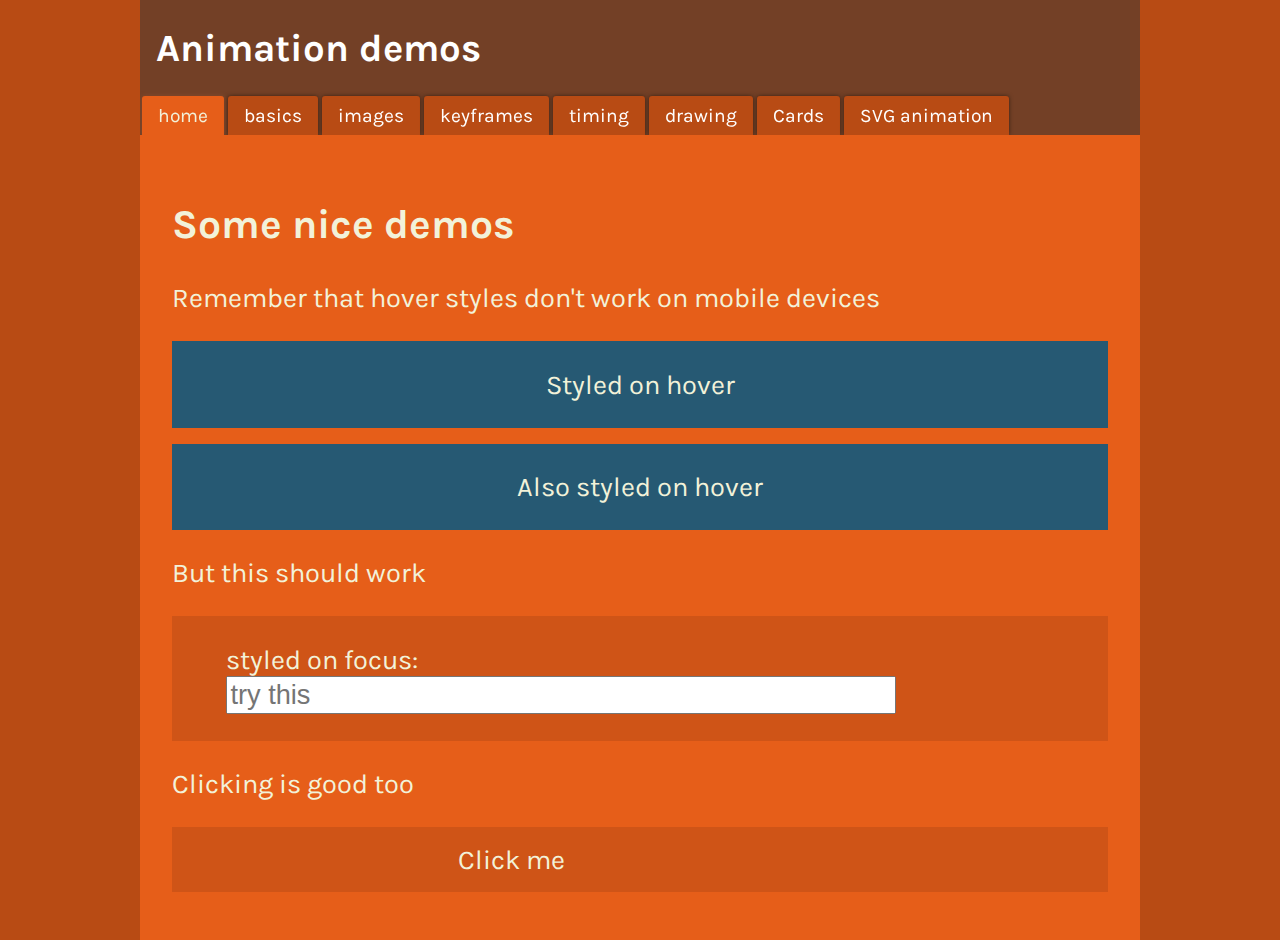
<file: index.html>
<!DOCTYPE html>
<html lang="en" dir="ltr">
	<head>
		<meta charset="utf-8">
		<meta name="viewport" content="width=device-width, initial-scale=1.0">
		<title>Animation demos</title>
		<link rel="stylesheet" href="css/styles.css">
		<link rel="stylesheet" href="css/index.css">
	</head>
	<body>
		<header>
			<h1>Animation demos</h1>
			<nav>
				<a href="index.html">home</a>
				<a href="basic.html">basics</a>
				<a href="images.html">images</a>
				<a href="keyframes.html">keyframes</a>
				<a href="timing.html">timing</a>
				<a href="face.html">drawing</a>
				<a href="cards.html">Cards</a>
				<a href="svg.html">SVG animation</a>
			</nav>
		</header>
		<main>
			<h2>
				Some nice demos
			</h2>
			<p>Remember that hover styles don't work on mobile devices</p>
			<section class="classic">
				<p>Styled on hover</p>
			</section>
			<section class="alternative">
				<p>Also styled on hover</p>
			</section>
			<p>But this should work</p>
			<section class="active">
				<label for="input">styled on focus: </label>
				<input id="input" placeholder="try this">
			</section>
			<p>
				Clicking is good too
			</p>
			<section id="clickable">
				Click me
				<div>Click to dismiss</div>
			</section>
		</main>
		<script src="js/scripts.js"></script>
		<script src="js/index.js"></script>
	</body>
</html>
</file>
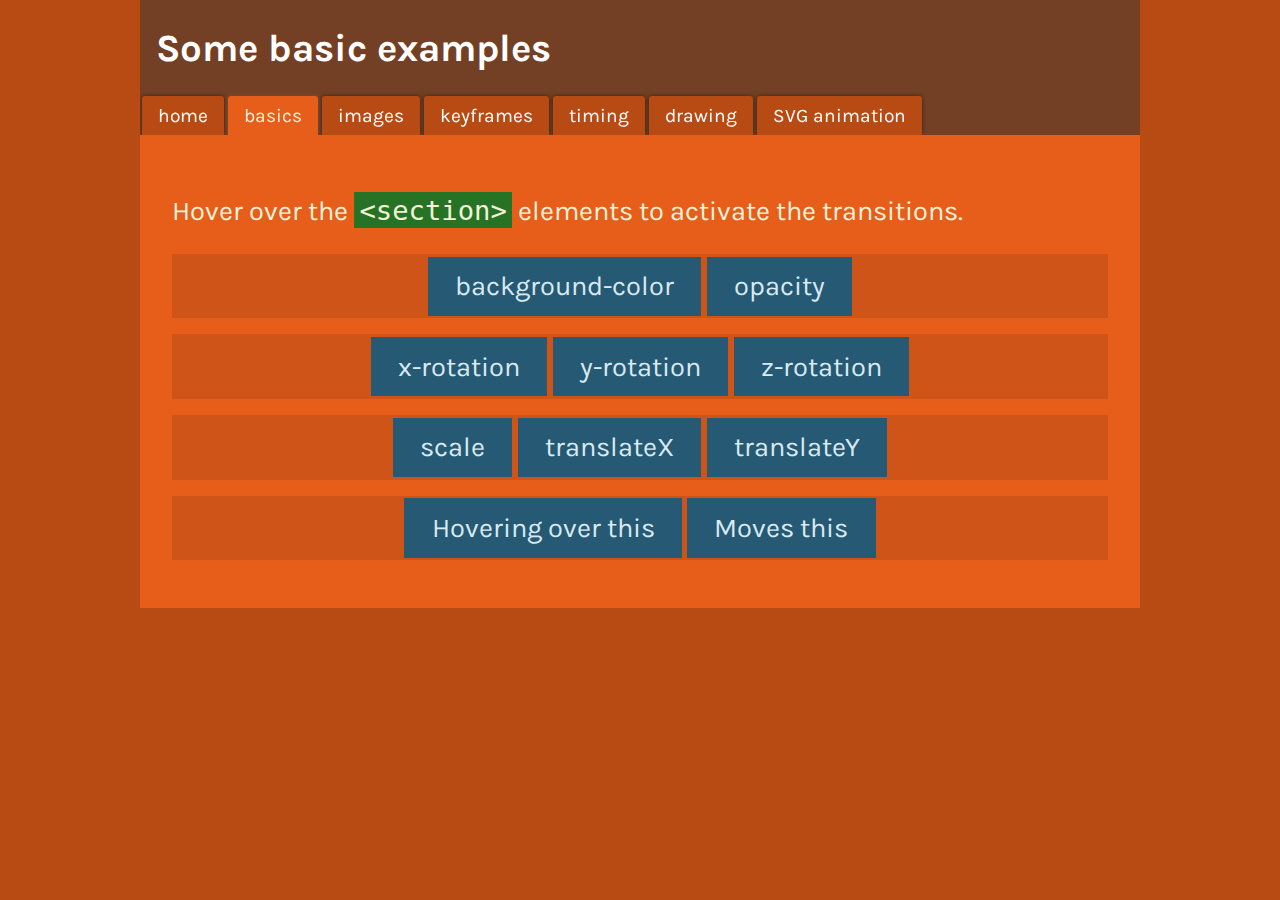
<file: basic.html>
<!DOCTYPE html>
<html lang="en" dir="ltr">
	<head>
		<meta charset="utf-8">
		<meta name="viewport" content="width=device-width, initial-scale=1.0">
		<title>Some basic examples</title>
		<link rel="stylesheet" href="css/styles.css">
		<link id="stylesheet" rel="stylesheet" href="css/basic.css">
	</head>
	<body>
		<header>
			<h1>Some basic examples</h1>
			<nav>
				<a href="index.html">home</a>
				<a href="basic.html">basics</a>
				<a href="images.html">images</a>
				<a href="keyframes.html">keyframes</a>
				<a href="timing.html">timing</a>
				<a href="face.html">drawing</a>
				<a href="svg.html">SVG animation</a>
			</nav>
		</header>
		<main>
			<p>
				Hover over the <code>&lt;section&gt;</code> elements to activate the transitions.
			</p>
			<section>
				<div class="bg">background-color</div>
				<div class="op">opacity</div>
			</section>
			<section>
				<div class="trans rot-x">x-rotation</div>
				<div class="trans rot-y">y-rotation</div>
				<div class="trans rot-z">z-rotation</div>
			</section>
			<section>
				<div class="trans scale">scale</div>
				<div class="trans translate-x">translateX</div>
				<div class="trans translate-y">translateY</div>
			</section>
			<section class="adjacent">
				<div>Hovering over this</div>
				<div>Moves this</div>
			</section>
		</main>
		<script src="js/scripts.js"></script>
	</body>
</html>
</file>
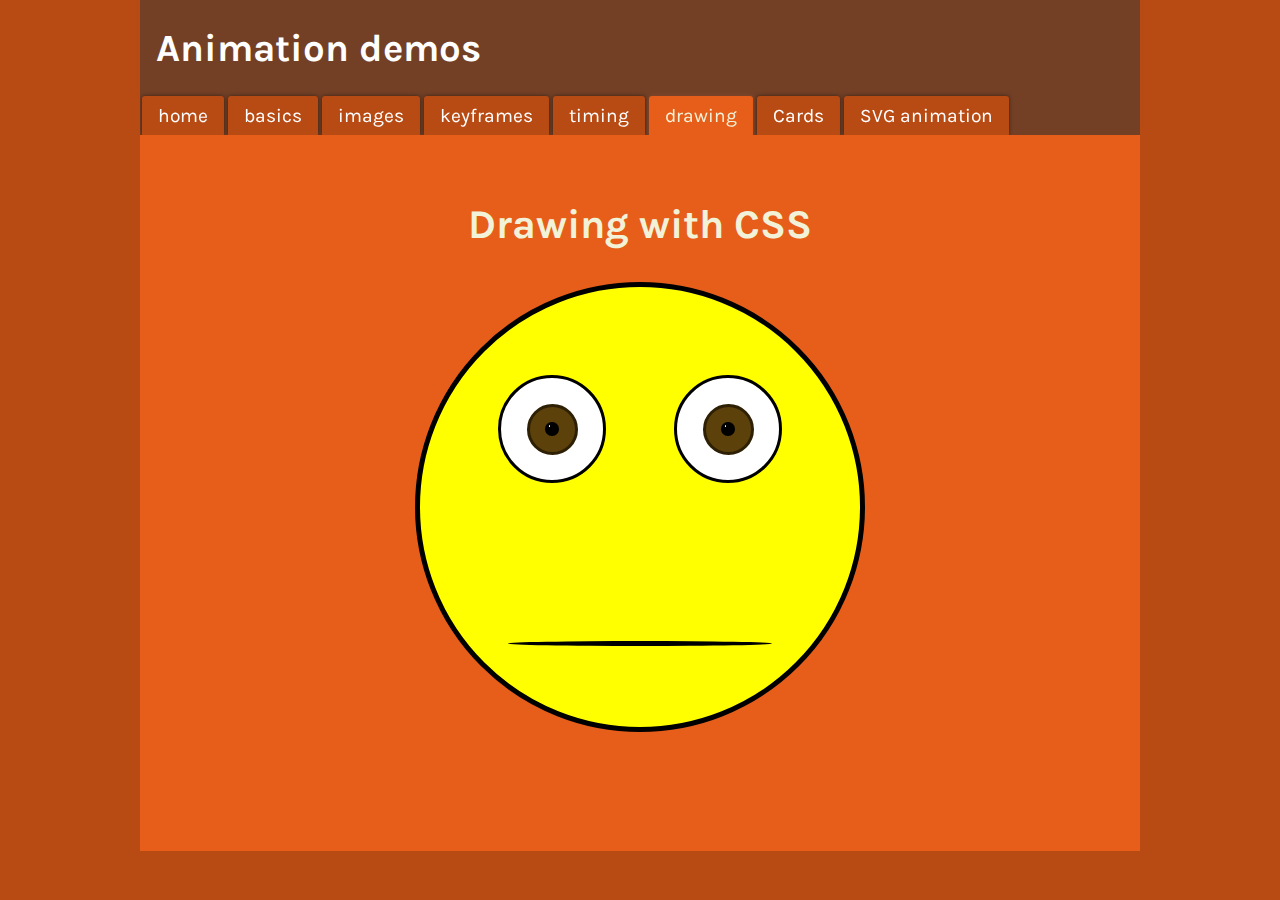
<file: face.html>
<!DOCTYPE html>
<html lang="en" dir="ltr">
	<head>
		<meta charset="utf-8">
		<meta name="viewport" content="width=device-width, initial-scale=1.0">
		<title>Animation demos</title>
		<link rel="stylesheet" href="css/styles.css">
		<link rel="stylesheet" href="css/face.css">
	</head>
	<body>
		<header>
			<h1>Animation demos</h1>
			<nav>
				<a href="index.html">home</a>
				<a href="basic.html">basics</a>
				<a href="images.html">images</a>
				<a href="keyframes.html">keyframes</a>
				<a href="timing.html">timing</a>
				<a href="face.html">drawing</a>
				<a href="cards.html">Cards</a>
				<a href="svg.html">SVG animation</a>
			</nav>
		</header>
		<main>
			<h2>
				Drawing with CSS
			</h2>
			<div id="face">
				<div class="eyes">
					<div><div><div><div></div></div></div></div>
					<div><div><div><div></div></div></div></div>
				</div>
				<div class="mouth"></div>
			</div>
			<p id="message" class="hidden">Please don't click me...</p>
		</main>
		<script src="js/scripts.js"></script>
		<script src="js/face.js"></script>
	</body>
</html>
</file>
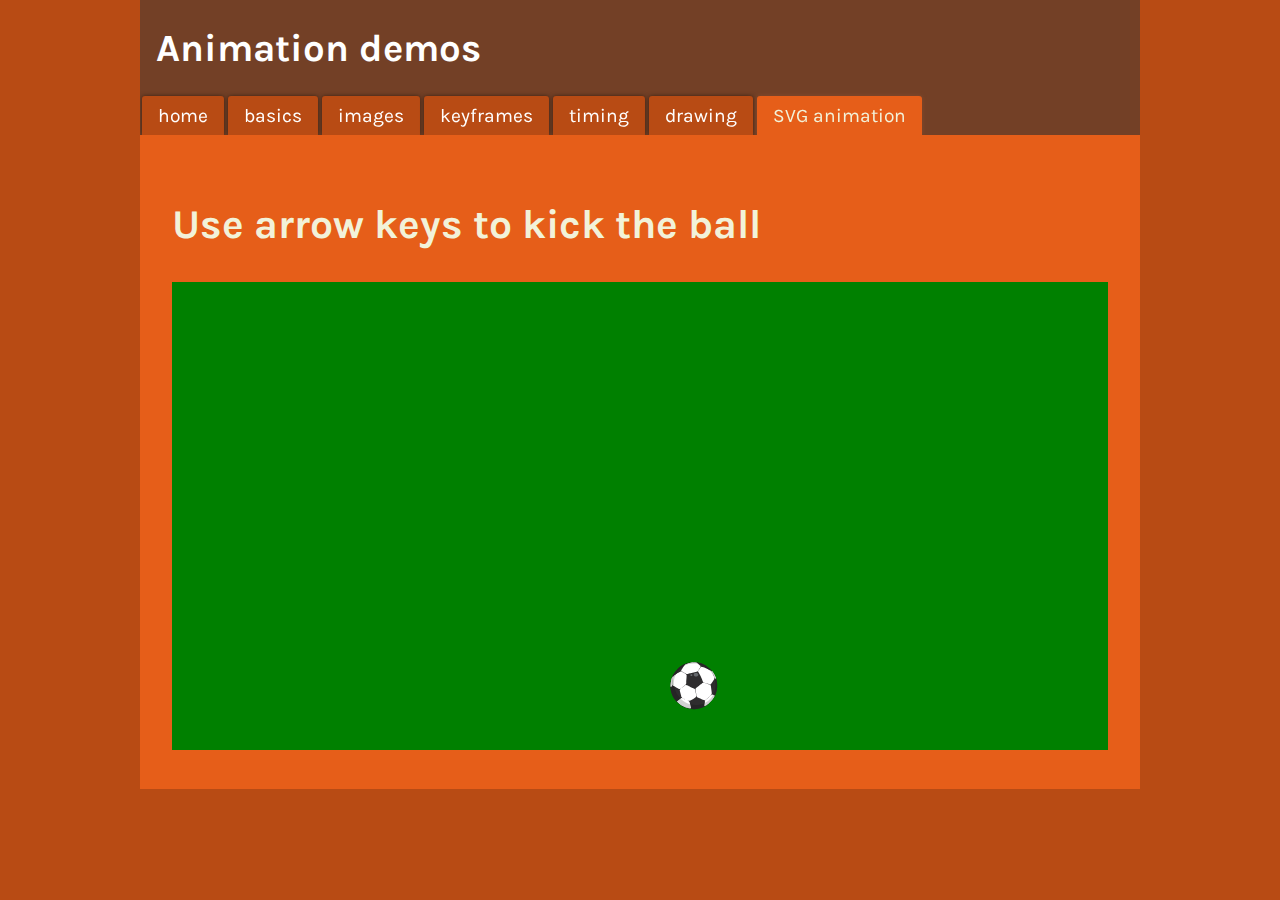
<file: svg.html>
<!DOCTYPE html>
<html lang="en" dir="ltr">
	<head>
		<meta charset="utf-8">
		<meta name="viewport" content="width=device-width, initial-scale=1.0">
		<title>Animation demos</title>
		<link rel="stylesheet" href="css/styles.css">
		<link rel="stylesheet" href="css/svg.css">
	</head>
	<body>
		<header>
			<h1>Animation demos</h1>
			<nav>
				<a href="index.html">home</a>
				<a href="basic.html">basics</a>
				<a href="images.html">images</a>
				<a href="keyframes.html">keyframes</a>
				<a href="timing.html">timing</a>
				<a href="face.html">drawing</a>
				<a href="svg.html">SVG animation</a>
			</nav>
		</header>
		<main>
			<h2>Use arrow keys to kick the ball</h2>
			<svg id="game" viewBox="0 0 2000 1000">
				<image id="ball" x="10" y="20" width="100" height="100" href="images/football.svg" />
			</svg>
		</main>
		<script src="js/scripts.js"></script>
		<script src="js/svg.js"></script>
	</body>
</html>
</file>
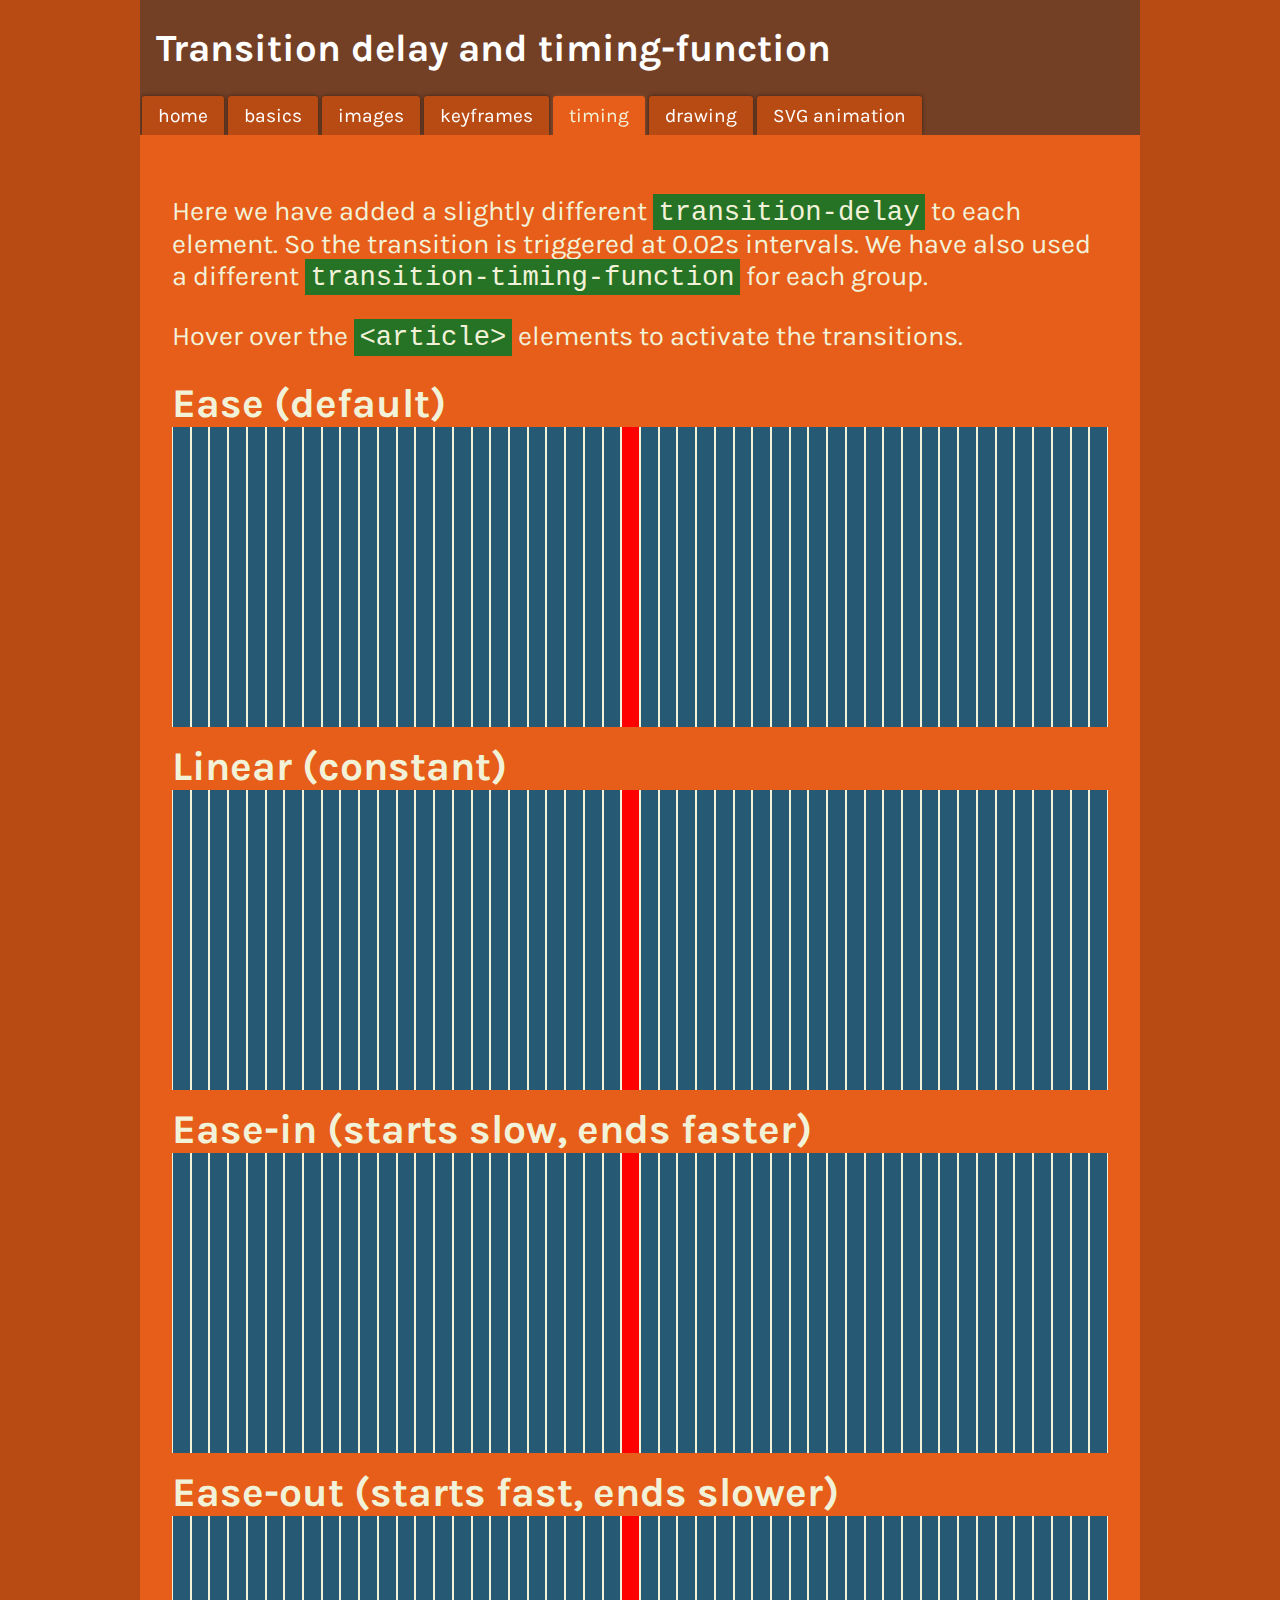
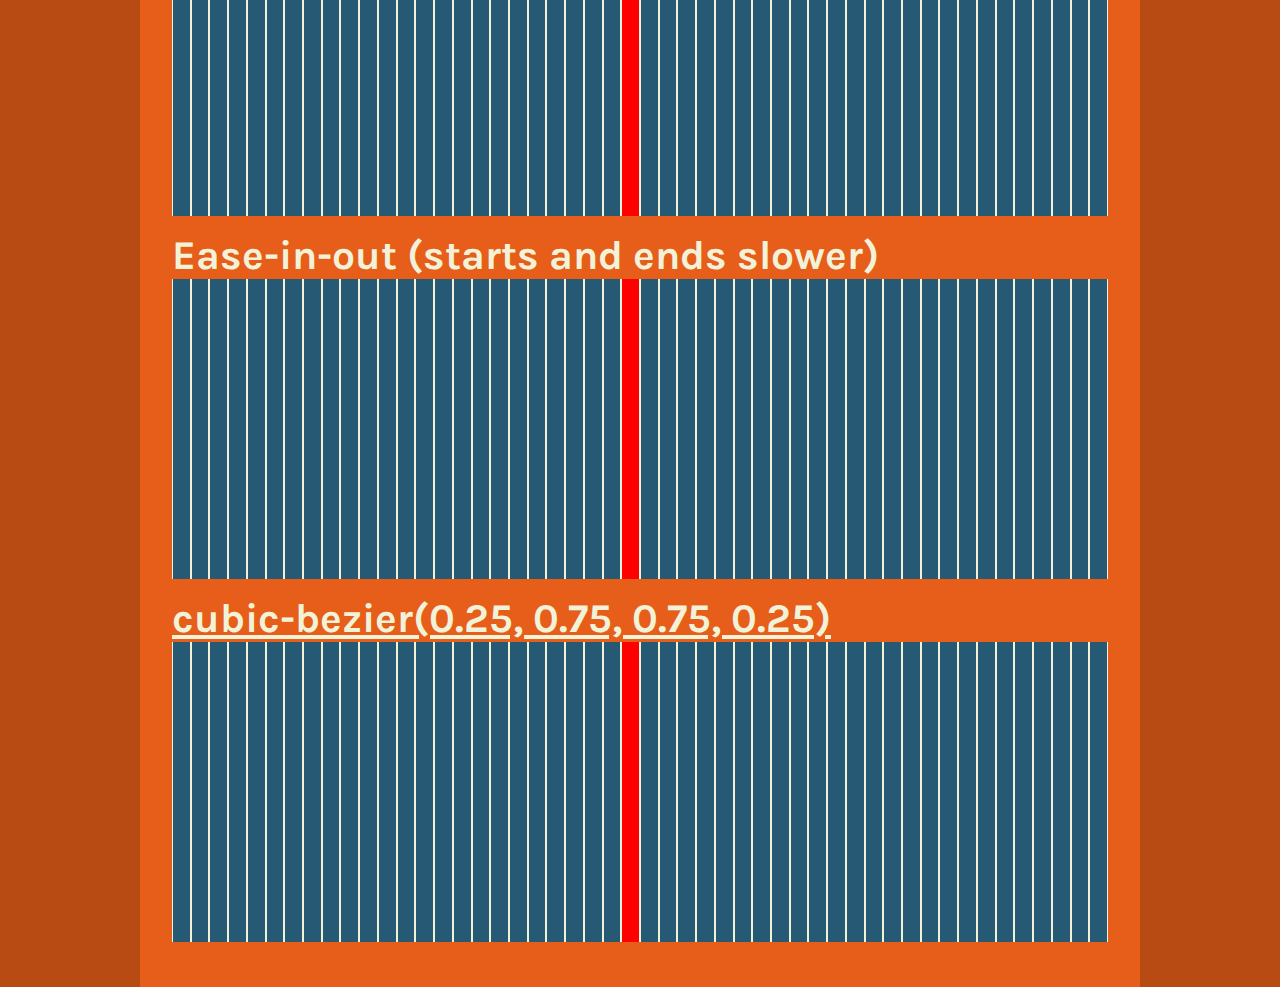
<file: timing.html>
<!DOCTYPE html>
<html lang="en" dir="ltr">
	<head>
		<meta charset="utf-8">
		<meta name="viewport" content="width=device-width, initial-scale=1.0">
		<title>Transition details</title>
		<link rel="stylesheet" href="css/styles.css">
		<link id="stylesheet" rel="stylesheet" href="css/details.css">
	</head>
	<body>
		<header>
			<h1>Transition delay and timing-function</h1>
			<nav>
				<a href="index.html">home</a>
				<a href="basic.html">basics</a>
				<a href="images.html">images</a>
				<a href="keyframes.html">keyframes</a>
				<a href="timing.html">timing</a>
				<a href="face.html">drawing</a>
				<a href="svg.html">SVG animation</a>
			</nav>
		</header>
		<main>
			<p>
				Here we have added a slightly different <code>transition-delay</code> to each element.
				So the transition is triggered at 0.02s intervals.
				We have also used a different <code>transition-timing-function</code> for each group.
			</p>
			<p>
				Hover over the <code>&lt;article&gt;</code> elements to activate the transitions.
			</p>
			<section>
				<h2>Ease (default)</h2>
				<article class="delay ease">
					<div></div><div></div><div></div><div></div><div></div>
					<div></div><div></div><div></div><div></div><div></div>
					<div></div><div></div><div></div><div></div><div></div>
					<div></div><div></div><div></div><div></div><div></div>
					<div></div><div></div><div></div><div></div><div></div>
					<div></div><div></div><div></div><div></div><div></div>
					<div></div><div></div><div></div><div></div><div></div>
					<div></div><div></div><div></div><div></div><div></div>
					<div></div><div></div><div></div><div></div><div></div>
					<div></div><div></div><div></div><div></div><div></div>
				</article>
			</section>
			<section>
				<h2>Linear (constant)</h2>
				<article class="delay linear">
					<div></div><div></div><div></div><div></div><div></div>
					<div></div><div></div><div></div><div></div><div></div>
					<div></div><div></div><div></div><div></div><div></div>
					<div></div><div></div><div></div><div></div><div></div>
					<div></div><div></div><div></div><div></div><div></div>
					<div></div><div></div><div></div><div></div><div></div>
					<div></div><div></div><div></div><div></div><div></div>
					<div></div><div></div><div></div><div></div><div></div>
					<div></div><div></div><div></div><div></div><div></div>
					<div></div><div></div><div></div><div></div><div></div>
				</article>
			</section>
			<section>
				<h2>Ease-in (starts slow, ends faster)</h2>
				<article class="delay in">
					<div></div><div></div><div></div><div></div><div></div>
					<div></div><div></div><div></div><div></div><div></div>
					<div></div><div></div><div></div><div></div><div></div>
					<div></div><div></div><div></div><div></div><div></div>
					<div></div><div></div><div></div><div></div><div></div>
					<div></div><div></div><div></div><div></div><div></div>
					<div></div><div></div><div></div><div></div><div></div>
					<div></div><div></div><div></div><div></div><div></div>
					<div></div><div></div><div></div><div></div><div></div>
					<div></div><div></div><div></div><div></div><div></div>
				</article>
			</section>
			<section>
				<h2>Ease-out (starts fast, ends slower)</h2>
				<article class="delay out">
					<div></div><div></div><div></div><div></div><div></div>
					<div></div><div></div><div></div><div></div><div></div>
					<div></div><div></div><div></div><div></div><div></div>
					<div></div><div></div><div></div><div></div><div></div>
					<div></div><div></div><div></div><div></div><div></div>
					<div></div><div></div><div></div><div></div><div></div>
					<div></div><div></div><div></div><div></div><div></div>
					<div></div><div></div><div></div><div></div><div></div>
					<div></div><div></div><div></div><div></div><div></div>
					<div></div><div></div><div></div><div></div><div></div>
				</article>
			</section>
			<section>
				<h2>Ease-in-out (starts and ends slower)</h2>
				<article class="delay inout">
					<div></div><div></div><div></div><div></div><div></div>
					<div></div><div></div><div></div><div></div><div></div>
					<div></div><div></div><div></div><div></div><div></div>
					<div></div><div></div><div></div><div></div><div></div>
					<div></div><div></div><div></div><div></div><div></div>
					<div></div><div></div><div></div><div></div><div></div>
					<div></div><div></div><div></div><div></div><div></div>
					<div></div><div></div><div></div><div></div><div></div>
					<div></div><div></div><div></div><div></div><div></div>
					<div></div><div></div><div></div><div></div><div></div>
				</article>
			</section>
			<section>
				<h2><a href="https://cubic-bezier.com/#.25,.75,.75,.25">cubic-bezier(0.25, 0.75, 0.75, 0.25)</a></h2>
				<article class="delay custom">
					<div></div><div></div><div></div><div></div><div></div>
					<div></div><div></div><div></div><div></div><div></div>
					<div></div><div></div><div></div><div></div><div></div>
					<div></div><div></div><div></div><div></div><div></div>
					<div></div><div></div><div></div><div></div><div></div>
					<div></div><div></div><div></div><div></div><div></div>
					<div></div><div></div><div></div><div></div><div></div>
					<div></div><div></div><div></div><div></div><div></div>
					<div></div><div></div><div></div><div></div><div></div>
					<div></div><div></div><div></div><div></div><div></div>
				</article>
			</section>
		</main>
		<script src="js/scripts.js"></script>
	</body>
</html>
</file>
<file: css/styles.css>
@import url('https://fonts.googleapis.com/css2?family=Karla&display=swap');

body {
	margin: 0;
	font-family: "Karla", sans-serif;
	background-color: hsl(20, 80%, 40%);
	color: white;
	max-width: 1000px;
	margin: 0 auto;
	overflow-x: hidden;
}

header {
	overflow: auto;
	font-size: 1.2em;
	background-color: hsl(20, 50%, 30%);
	color: white;
	box-sizing: border-box;
}

h1 {
	padding: 0 1rem;
}

header a {
	color: white;
	text-decoration: none;
}

nav {
	display: flex;
	flex-direction: column;
}

nav a {
	background-color: hsl(20, 80%, 40%);
	padding: 0.5rem 1rem;
	color: white;
	text-decoration: none;
	transition: background-color 0.4s, color 0.3s;
}
a {
	color: inherit;
}
nav a:hover, nav a.current, main {
	background-color: hsl(20, 80%, 50%);
	color: hsl(60, 50%, 90%);
}

main {
	font-size: 1.7rem;
	padding: 0.5rem;
	animation: fadeIn 1s;
}

section {
	margin-bottom: 1rem;
	display: flex;
	flex-direction: row;
	flex-wrap: wrap;
	align-items: center;
	justify-content: center;
	background-color: hsl(20, 80%, 45%);
	box-sizing: border-box;
}

div {
	background-color: hsl(200, 50%, 30%);
	color: hsl(200, 50%, 90%);
	padding: 0.5em 1em;
	margin: 0.1em;
	transition: 1s;
	transition-timing-function: ease;
	box-sizing: border-box;
}

code {
	background-color: hsl(120, 50%, 30%);
	padding: 0.1em 0.2em;
}

@keyframes fadeIn {
	0% {
		filter: opacity(0);
	}
	100% {
		filter: none;
	}
}

@media screen and (min-width: 750px) {
	nav {
		flex-direction: row;
	}
	nav a {
		border-top-left-radius: 3px;
		border-top-right-radius: 3px;
		filter: drop-shadow(0 0 2px hsl(20, 50%, 15%));
		margin: 0 2px;
	}
	nav a:hover, nav a.current {
		filter: drop-shadow(0 0 2px hsl(20, 50%, 35%));
	}
	main {
		padding: 2rem;
	}
}
</file>
<file: css/index.css>
section {
	/* flex-direction: column;
	flex-wrap: nowrap; */
}
.classic {
	transition: .4s;
	background-color: hsl(200, 50%, 30%);
}
.classic:hover {
	background-color: hsl(200, 50%, 40%);
}

.alternative {
	background-color: hsl(200, 50%, 40%);
	position: relative;
}
.alternative p {
	z-index: 2;
}
.alternative::before {
	transition: .4s;
	background-color: hsl(200, 50%, 30%);
	content: "";
	position: absolute;
	width: 100%;
	height: 100%;
	top: 0;
	left: 0;
	display: flex;
	align-items: center;
	justify-content: center;
	opacity: 1;
}
.alternative:hover::before {
	opacity: 0;
}


.active {
	padding: 1em 2em;
	justify-content: flex-start;
}

#input {
	font-size: 1em;
	width: 80%;
	transition: 0.4s;
}
#input:focus {
	filter: drop-shadow(0 0 0.5em black);
	transform: scale(1.2);
}
#clickable {
	/* height: 100px; */
}
#clickable div {
	transform: translateX(100vw);
}
#clickable.clicked div {
	transform: none;
}
</file>
<file: css/basic.css>
/* The transition rules */
.bg {
	transition: background-color 0.4s, color 0.6s;
}
.op {	transition: opacity 0.4s;}
.trans {	transition: transform 0.4s;}

/* the things to transition */
section:hover .op {	opacity: 0.5;}
section:hover .rot-z {	transform: rotateZ(0.2turn); }
section:hover .scale {	transform: scale(1.2); }
section:hover .rot-x {	transform: rotateX(0.2turn); }
section:hover .rot-y {	transform: rotateY(0.2turn); }
section:hover .translate-x {	transform: translateX(-1em); }
section:hover .translate-y {	transform: translateY(-1em); }
section:hover .bg {
	background-color: hsl(200, 50%, 15%);
	color: hsl(200, 50%, 80%);
}

section.adjacent div:nth-child(1):hover + div {
	transform: translateX(2em);
}
</file>
<file: css/face.css>
main {
	text-align: center;
}

#face {
	border-radius: 50%;
	background-color: yellow;
	height: 50vh;
	width: 50vh;
	margin: 0 auto;
	position: relative;
	border: 5px solid black;
	transition: none;
}

#face div {
	background-color: transparent;
	border-radius: 50%;
	padding: 0;
	margin: 0;#
	box-sizing: border-box;
	transition: none;
}

#face div.eyes {
	position: absolute;
	border-radius: 0;
	top: 20%;
	left: 10%;
	width: 80%;
	height: 12vh;
	display: flex;
	justify-content: space-around;
	align-items: center;
}

#face div.eyes > div {
	background: white;
	height: 100%;
	width: 12vh;
	border: 3px solid black;
	display: flex;
	justify-content: center;
	align-items: center;
	animation: wink 5s ease-in-out infinite;
}

#face div.eyes > div > div {
	background-color: hsl(40, 80%, 20%);
	height: 50%;
	width: 50%;
	border: 3px solid hsl(40, 80%, 10%);
	display: flex;
	justify-content: center;
	align-items: center;
	animation: lookAround 4s;
}

#face div.eyes > div > div > div {
	background-color: black;
	height: 30%;
	width: 30%;
	border: 3px solid black;
	position: relative;
}

#face div.eyes > div > div > div > div {
	background-color: white;
	position: absolute;
	height: 15%;
	width: 15%;
	left: 10%;
}

#face div.mouth {
	position: absolute;
	border-bottom: 5px solid black;
	bottom: 9vh;
	left: 20%;
	height: 0vh;
	width: 60%;
	animation: smile 2s forwards;
	/* animation-delay: 2s; */
}
#face.tired div.mouth {
	animation: grimace 2.5s forwards;
}
#face.tired div.eyes > div {
	background: radial-gradient(white 0%, pink 50%, red 80%);
}
#face.tired {
	background: radial-gradient(hsl(50, 100%, 50%) 0%, hsl(60, 100%, 50%) 40%, hsl(80, 100%, 50%) 90%);
}


#message {
	transition: opacity 5s;
}

.hidden {
	opacity: 0;
}

@keyframes lookAround {
	0% {
		transform: none;
	}
	10% {
		transform: rotate(0) translateX(-30%);
	}
	90% {
		transform: rotate(1turn) translateX(-30%);
	}
	100% {
		transform: rotate(1turn);
	}
}

@keyframes smile {
	100% {
		height: 20vh;
		border-width: 20px;
	}
}

@keyframes grimace {
	100% {
		height: 0vh;
		border-width: 5px;
	}
}

@keyframes wink {
	98% {
		height: 100%;
	}
	99% {
		height: 0;
	}
}
</file>
<file: css/svg.css>
#game {
	background-color: green;
}
</file>
<file: css/details.css>
section {
	display: block;
	background-color: transparent;
}
h2 {margin: 0;}

article {
	--overall-speed: 2s;
	--transition-time: calc(var(--overall-speed) * 0.3);
	--max-delay: calc(var(--overall-speed) - var(--transition-time));
	display: flex;
	flex-direction: row;
	background-color: hsl(20, 80%, 45%);
	box-sizing: border-box;

}

article div {
	transition: var(--transition-time);
	width: 2%;
	height: 300px;
	margin: 0;
	padding: 0;
	border: 0 solid hsl(60, 50%, 90%);
	border-width: 0 0.5px;
}

article:hover div {transform: scaleY(0.01);}

.linear div {	transition-timing-function: linear;}
.inout div {	transition-timing-function: ease-in-out;}
.in div {	transition-timing-function: ease-in;}
.out div {	transition-timing-function: ease-out;}
.custom div {transition-timing-function: cubic-bezier(0.25, 0.75, 0.75, 0.25);}

article div:nth-child(1) { transition-delay: 0; }
article div:nth-child(2) { transition-delay: calc(var(--max-delay) * 0.02); }
article div:nth-child(3) { transition-delay: calc(var(--max-delay) * 0.04); }
article div:nth-child(4) { transition-delay: calc(var(--max-delay) * 0.06); }
article div:nth-child(5) { transition-delay: calc(var(--max-delay) * 0.08); }
article div:nth-child(6) { transition-delay: calc(var(--max-delay) * 0.1); }
article div:nth-child(7) { transition-delay: calc(var(--max-delay) * 0.12); }
article div:nth-child(8) { transition-delay: calc(var(--max-delay) * 0.14); }
article div:nth-child(9) { transition-delay: calc(var(--max-delay) * 0.16); }
article div:nth-child(10) { transition-delay: calc(var(--max-delay) * 0.18); }
article div:nth-child(11) { transition-delay: calc(var(--max-delay) * 0.2); }
article div:nth-child(12) { transition-delay: calc(var(--max-delay) * 0.22); }
article div:nth-child(13) { transition-delay: calc(var(--max-delay) * 0.24); }
article div:nth-child(14) { transition-delay: calc(var(--max-delay) * 0.26); }
article div:nth-child(15) { transition-delay: calc(var(--max-delay) * 0.28); }
article div:nth-child(16) { transition-delay: calc(var(--max-delay) * 0.3); }
article div:nth-child(17) { transition-delay: calc(var(--max-delay) * 0.32); }
article div:nth-child(18) { transition-delay: calc(var(--max-delay) * 0.34); }
article div:nth-child(19) { transition-delay: calc(var(--max-delay) * 0.36); }
article div:nth-child(20) { transition-delay: calc(var(--max-delay) * 0.38); }
article div:nth-child(21) { transition-delay: calc(var(--max-delay) * 0.4); }
article div:nth-child(22) { transition-delay: calc(var(--max-delay) * 0.42); }
article div:nth-child(23) { transition-delay: calc(var(--max-delay) * 0.44); }
article div:nth-child(24) { transition-delay: calc(var(--max-delay) * 0.46); }
article div:nth-child(25) { transition-delay: calc(var(--max-delay) * 0.48);  background-color: red; }
article div:nth-child(26) { transition-delay: calc(var(--max-delay) * 0.5); }
article div:nth-child(27) { transition-delay: calc(var(--max-delay) * 0.52); }
article div:nth-child(28) { transition-delay: calc(var(--max-delay) * 0.54); }
article div:nth-child(29) { transition-delay: calc(var(--max-delay) * 0.56); }
article div:nth-child(30) { transition-delay: calc(var(--max-delay) * 0.58); }
article div:nth-child(31) { transition-delay: calc(var(--max-delay) * 0.6); }
article div:nth-child(32) { transition-delay: calc(var(--max-delay) * 0.62); }
article div:nth-child(33) { transition-delay: calc(var(--max-delay) * 0.64); }
article div:nth-child(34) { transition-delay: calc(var(--max-delay) * 0.66); }
article div:nth-child(35) { transition-delay: calc(var(--max-delay) * 0.68); }
article div:nth-child(36) { transition-delay: calc(var(--max-delay) * 0.7); }
article div:nth-child(37) { transition-delay: calc(var(--max-delay) * 0.72); }
article div:nth-child(38) { transition-delay: calc(var(--max-delay) * 0.74); }
article div:nth-child(39) { transition-delay: calc(var(--max-delay) * 0.76); }
article div:nth-child(40) { transition-delay: calc(var(--max-delay) * 0.78); }
article div:nth-child(41) { transition-delay: calc(var(--max-delay) * 0.8); }
article div:nth-child(42) { transition-delay: calc(var(--max-delay) * 0.82); }
article div:nth-child(43) { transition-delay: calc(var(--max-delay) * 0.84); }
article div:nth-child(44) { transition-delay: calc(var(--max-delay) * 0.86); }
article div:nth-child(45) { transition-delay: calc(var(--max-delay) * 0.88); }
article div:nth-child(46) { transition-delay: calc(var(--max-delay) * 0.9); }
article div:nth-child(47) { transition-delay: calc(var(--max-delay) * 0.92); }
article div:nth-child(48) { transition-delay: calc(var(--max-delay) * 0.94); }
article div:nth-child(49) { transition-delay: calc(var(--max-delay) * 0.96); }
article div:nth-child(50) { transition-delay: calc(var(--max-delay) * 0.98); }
</file>
